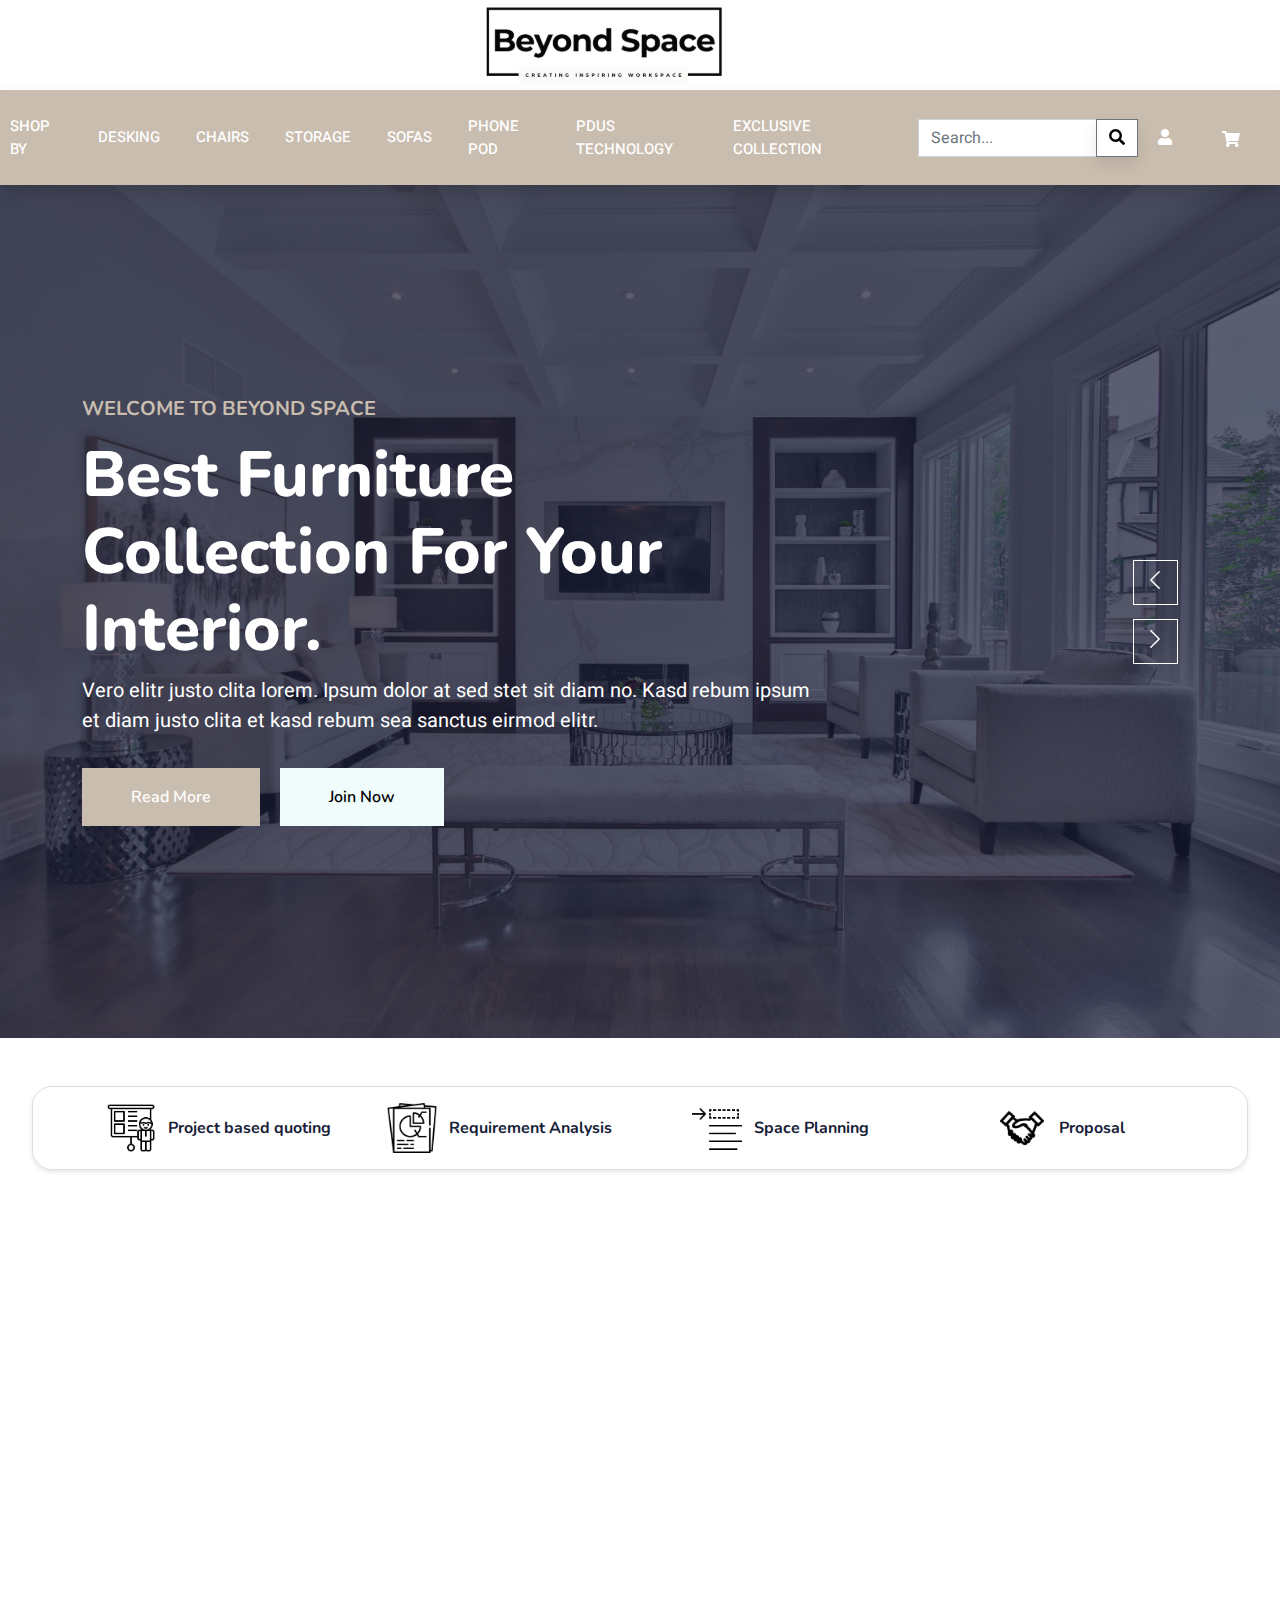
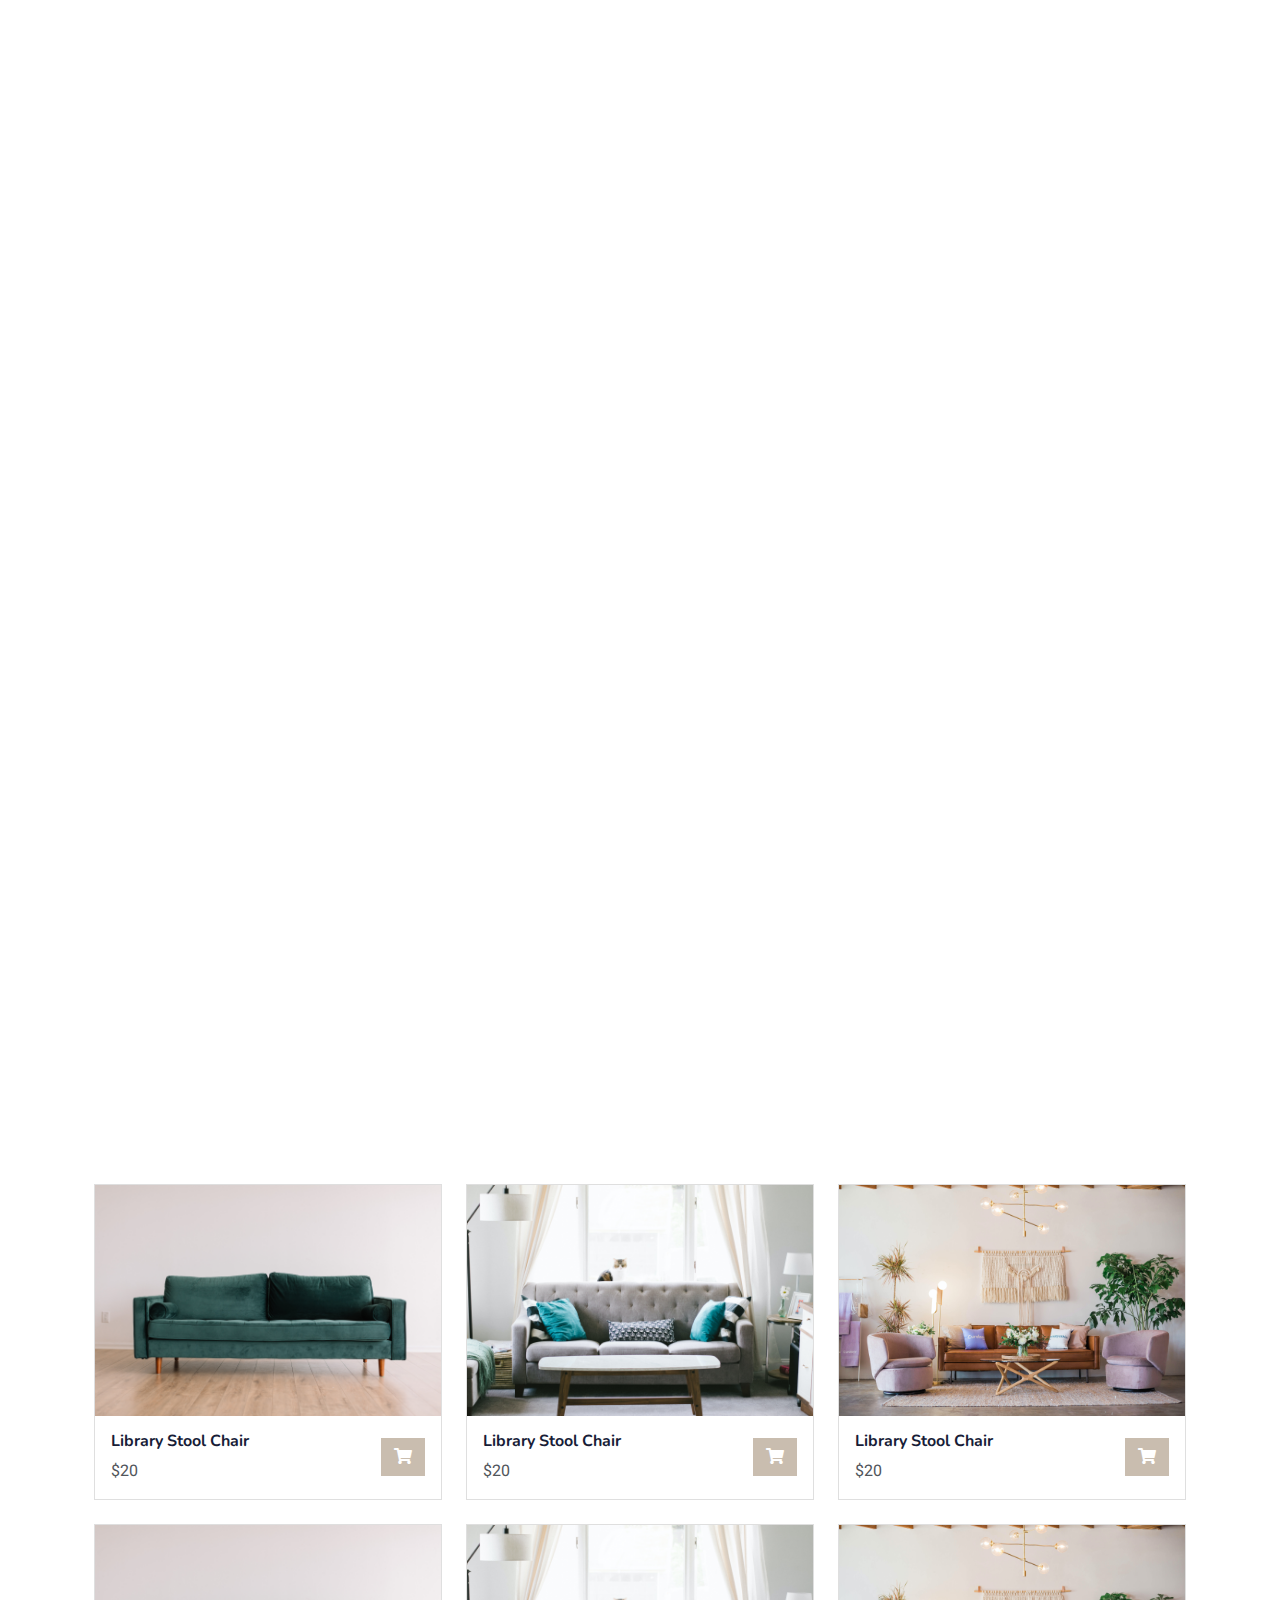
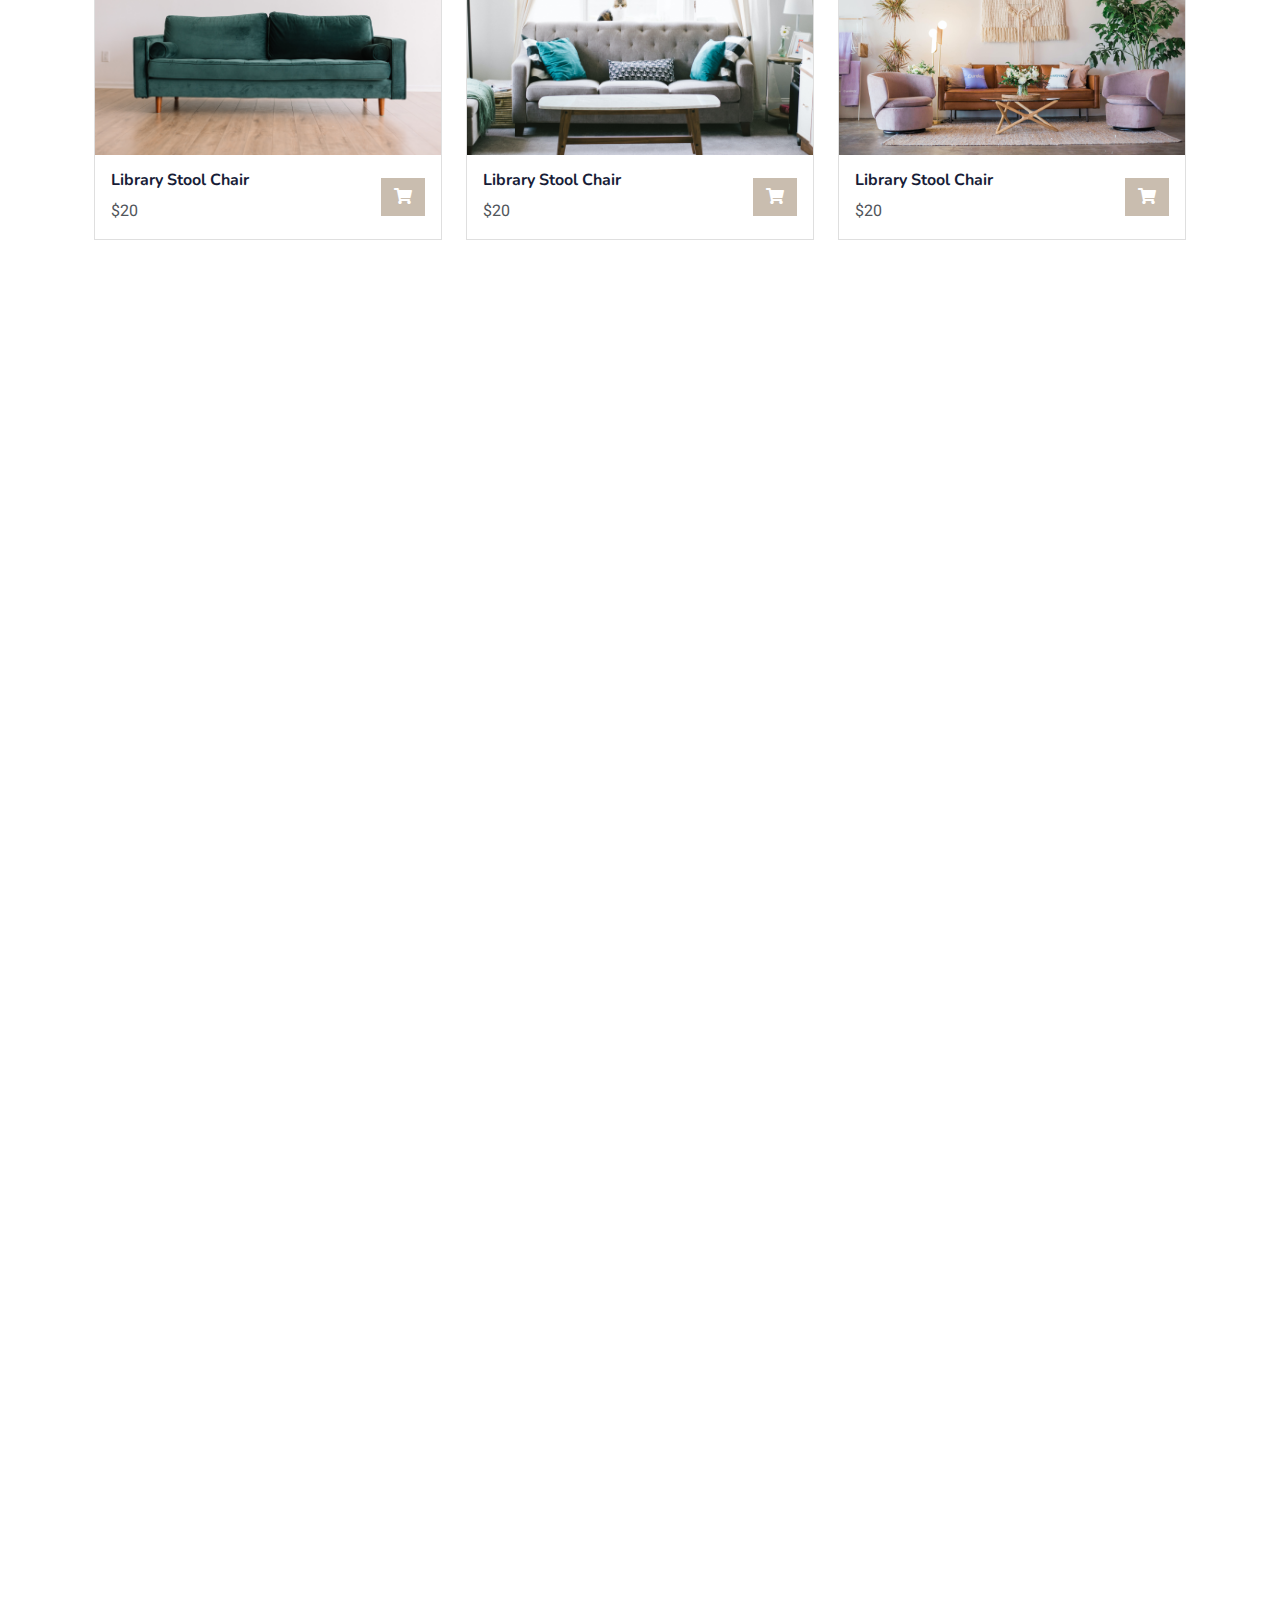
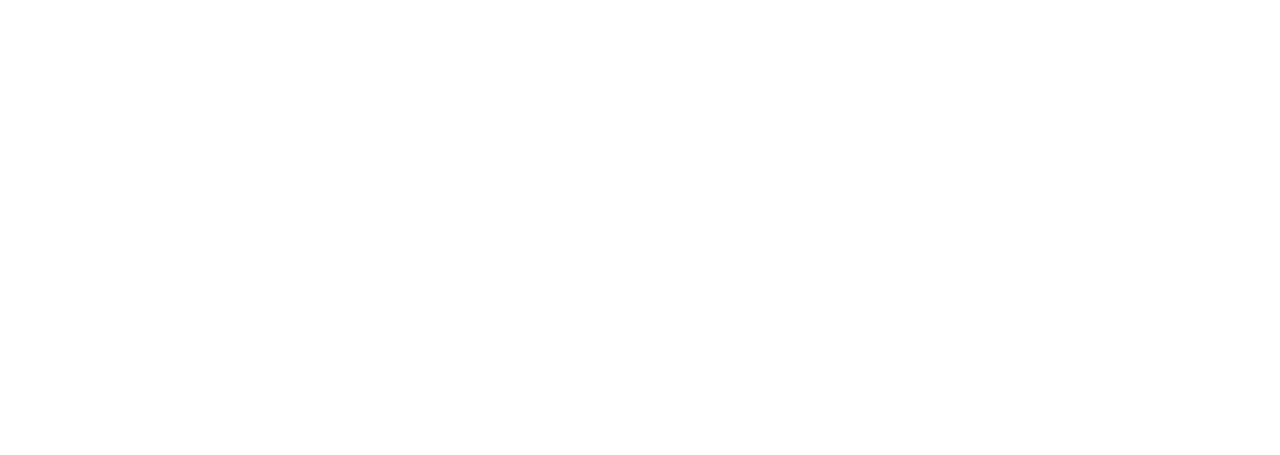
<file: index.html>
<!DOCTYPE html>
<html lang="en">
    <head>
        <meta charset="utf-8">
        <title>Beyond Space</title>
        <meta content="width=device-width, initial-scale=1.0" name="viewport">
        <meta content="" name="keywords">
        <meta content="" name="description">
        <!-- Favicon -->
        <link href="img/favicon.ico" rel="icon">
        <!-- Google Web Fonts -->
        <link rel="preconnect" href="https://fonts.googleapis.com">
        <link rel="preconnect" href="https://fonts.gstatic.com" crossorigin>
        <link href="https://fonts.googleapis.com/css2?family=Heebo:wght@400;500;600&family=Nunito:wght@600;700;800&display=swap" rel="stylesheet">
        <!-- Icon Font Stylesheet -->
        <link href="https://cdnjs.cloudflare.com/ajax/libs/font-awesome/5.10.0/css/all.min.css" rel="stylesheet">
        <link href="https://cdn.jsdelivr.net/npm/bootstrap-icons@1.4.1/font/bootstrap-icons.css" rel="stylesheet">
        <!-- Libraries Stylesheet -->
        <link href="lib/animate/animate.min.css" rel="stylesheet">
        <link href="lib/owlcarousel/assets/owl.carousel.min.css" rel="stylesheet">
        <!-- Customized Bootstrap Stylesheet -->
        <link
            href="https://cdn.jsdelivr.net/npm/bootstrap@5.3.0-alpha2/dist/css/bootstrap.min.css"
            rel="stylesheet"
            integrity="sha384-aFq/bzH65dt+w6FI2ooMVUpc+21e0SRygnTpmBvdBgSdnuTN7QbdgL+OapgHtvPp"
            crossorigin="anonymous"
        >
        <link href="css/bootstrap.min.css" rel="stylesheet">
        <!-- Template Stylesheet -->
        <link href="css/style.css" rel="stylesheet">
        <script src="https://code.jquery.com/jquery-3.5.1.js"></script>
        <script src="https://cdnjs.cloudflare.com/ajax/libs/OwlCarousel2/2.3.4/owl.carousel.min.js"></script>
        <link rel="stylesheet" href="https://cdnjs.cloudflare.com/ajax/libs/OwlCarousel2/2.3.4/assets/owl.carousel.min.css">
        <style>
            .navbar-nav .nav-link:not(:last-child) {
  margin-right: 10rem;
}
.navbar-nav {
  display: flex;
  justify-content: space-between;
  align-items: center;
  padding: 0;
  margin: 0;
  list-style: none;
}

.nav-item {
  margin: 0 10px;
}

.w-80 {
        width: 95%;
        margin: auto;
    }

    button {
 font-size: 16px;
 position: relative;
 margin: auto;
 padding: 1em 2.5em 1em 2.5em;
 border: none;
 background: #fff;
 transition: all 0.1s linear;
 box-shadow: 0 0.4em 1em rgba(0, 0, 0, 0.1);
}

button:active {
 transform: scale(0.95);
}

button span {
 color: #464646;
}

button .border {
 position: absolute;
 border: 0.15em solid #fff;
 transition: all 0.3s 0.08s linear;
 top: 50%;
 left: 50%;
 width: 9em;
 height: 3em;
 transform: translate(-50%, -50%);
}

button:hover .border {
 display: block;
 width: 9.9em;
 height: 3.7em;
}

.full-rounded {
 border-radius: 2em;
}
.rounded-button {
  border-radius: 20px;
  background-color: #fff;
  color: #000;
  padding: 10px 20px;
  border: none;
  font-size: 16px;
}

/* DROPDOWN  */
.dropdown-menu {
  border-radius: 10px;
  box-shadow: 0px 2px 5px rgba(0, 0, 0, 0.3);
  padding: 10px;
}

.dropdown-item {
  color: #333;
}

.dropdown-item:hover {
  color: #fff;
  background-color: #007bff;
}
        </style>
    </head>
    <body>
        <!-- Spinner Start -->
        <div id="spinner" class="show bg-white position-fixed translate-middle w-100 vh-100 top-50 start-50 d-flex align-items-center justify-content-center">
            <div class="spinner-border text-primary" style="width: 3rem; height: 3rem;" role="status">
                <span class="sr-only">Loading...</span>
            </div>
        </div>
        <!-- Spinner End -->
        <!-- Navbar bar 1 row style -->
        <a href="index.html" class="navbar-brand d-flex align-items-center justify-content-center px-4 px-lg-5">
            <h2 class="m-0 text-primary">
                <!-- Beyond Space -->
                <!-- <img src="/Document_files/bs_logo.svg" alt="" srcset=""> -->
                <svg width="300" height="80">
                    <image xlink:href="bs_logo.svg"/>
                </svg>
            </h2>
        </a>
        <nav class="navbar navbar-expand-lg bg-white navbar-light shadow sticky-top p-0" style="background-color: #c9bdaf;">
            <button
                type="button"
                class="navbar-toggler me-4"
                data-bs-toggle="collapse"
                data-bs-target="#navbarCollapse"
            >
                <span class="navbar-toggler-icon"></span>
            </button>
            <!-- <a href="contact.html" class="btn btn-primary py-4 px-lg-5 ms-auto d-none d-lg-block me-auto" style="width: 220px;">
                <i class="fas fa-phone-alt"></i>
            </a> -->
            <div class="collapse navbar-collapse" id="navbarCollapse" style="background-color: #c9bdaf;">
                <div class="navbar-nav mx-auto p-4 p-lg-0 d-flex justify-content-start">
                    <div class="nav-item dropdown flex-grow-1">
                        <a href="#" class=" nav-link me-3" data-bs-toggle="dropdown">Shop By</a>
                        <div class="dropdown-menu fade-down m-0">
                            <a href="#" class="dropdown-item">Lounge Seating</a>
                            <a href="#" class="dropdown-item">Collaborative workspace</a>
                            <a href="#" class="dropdown-item">Open area workspace</a>
                            <a href="#" class="dropdown-item">Manager room</a>
                            <a href="#" class="dropdown-item">Meeting room</a>
                            <a href="#" class="dropdown-item">Acoustic pods</a>
                        </div>
                    </div>
                    <div class="nav-item dropdown flex-grow-1">
                        <a href="#" class="nav-link me-3" data-bs-toggle="dropdown">Desking</a>
                        <div class="dropdown-menu fade-down m-0">
                            <a href="#" class="dropdown-item">Executive desks</a>
                            <a href="#" class="dropdown-item">Manager desks</a>
                            <a href="#" class="dropdown-item">Workstations</a>
                            <a href="#" class="dropdown-item">Height Adjustable desk</a>
                            <a href="#" class="dropdown-item">Meeting table</a>
                            <a href="#" class="dropdown-item">Training table</a>
                            <a href="#" class="dropdown-item">Coffee table</a>
                        </div>
                    </div>
                    <div class="nav-item dropdown flex-grow-1">
                        <a href="#" class="nav-link me-3" data-bs-toggle="dropdown">Chairs</a>
                        <div class="dropdown-menu fade-down m-0">
                            <a href="#" class="dropdown-item">Executive chairs</a>
                            <a href="#" class="dropdown-item">Visitor chairs</a>
                            <a href="#" class="dropdown-item">Ergonomic office chairs</a>
                            <a href="#" class="dropdown-item">Task chairs workstation</a>
                            <a href="#" class="dropdown-item">Meeting chairs</a>
                            <a href="#" class="dropdown-item">Armchairs</a>
                            <a href="#" class="dropdown-item">Bar stools</a>
                            <a href="#" class="dropdown-item">Dining chairs</a>
                        </div>
                    </div>
                    <div class="nav-item dropdown flex-grow-1">
                        <a href="#" class="nav-link me-3" data-bs-toggle="dropdown">Storage</a>
                        <div class="dropdown-menu fade-down m-0">
                            <a href="#" class="dropdown-item">Low console cabinet</a>
                            <a href="#" class="dropdown-item">Cabinets</a>
                            <a href="#" class="dropdown-item">Biohphilic cabinets</a>
                            <a href="#" class="dropdown-item">pedestals Drawer</a>
                        </div>
                    </div>
                    <div class="nav-item dropdown flex-grow-1">
                        <a href="#" class="nav-link me-3" data-bs-toggle="dropdown">Sofas</a>
                        <div class="dropdown-menu fade-down m-0">
                            <a href="#" class="dropdown-item">Three seater</a>
                            <a href="#" class="dropdown-item">Two seater</a>
                            <a href="#" class="dropdown-item">Single seater</a>
                            <a href="#" class="dropdown-item">Lounge arm chair</a>
                            <a href="#" class="dropdown-item">Acoustic seatings</a>
                            <a href="#" class="dropdown-item">Poufs</a>
                            <a href="#" class="dropdown-item">Poufs</a>
                            <a href="#" class="dropdown-item">Modular seating</a>
                            <a href="#" class="dropdown-item">Exclusive collection</a>
                        </div>
                    </div>
                    <div class="nav-item dropdown flex-grow-1">
                        <a href="#" class="nav-link me-3" data-bs-toggle="dropdown">Phone Pod</a>
                        <div class="dropdown-menu fade-down m-0">
                            <a href="#" class="dropdown-item">Single Pod</a>
                            <a href="#" class="dropdown-item">Double Pod</a>
                            <a href="#" class="dropdown-item">Meating Pod</a>
                        </div>
                    </div>
                    <div class="nav-item dropdown flex-grow-1">
                        <a href="#" class="nav-link me-3" data-bs-toggle="dropdown">PDUS Technology</a>
                        <div class="dropdown-menu fade-down m-0">
                            <a href="#" class="dropdown-item">PDU</a>
                            <a href="#" class="dropdown-item">Wireless charger</a>
                            <a href="#" class="dropdown-item">Flipper</a>
                            <a href="#" class="dropdown-item">Cable tray</a>
                            <a href="#" class="dropdown-item">Cable riser</a>
                        </div>
                    </div>
                    <div class="nav-item dropdown flex-grow-1">
                        <a href="#" class="nav-link me-3" data-bs-toggle="dropdown">Exclusive Collection</a>
                        <div class="dropdown-menu fade-down m-0">
                            <a href="#" class="dropdown-item">Workstation</a>
                            <a href="#" class="dropdown-item">Manager desk</a>
                            <a href="#" class="dropdown-item">Soft seatings</a>
                        </div>
                    </div>
                    <div class="nav-item dropdown flex-grow-1">
                        <div class="input-group">
                            <input type="text" class="form-control" placeholder="Search...">
                            <div class="input-group-append">
                                <button class="btn btn-secondary" type="button" style="background-color: #ffffff;">
                                    <i class="fas fa-search" style="font-size: 1rem; height: 20px; color: #000;"></i>
                                </button>
                            </div>
                        </div>
                    </div>
                    <div class="nav-item dropdown flex-grow-1">
                        <!-- <i class="fa fa-search" style="margin-right: 30px;"></i> -->
                        <i class="fas fa-user white-icon" style="margin-right: 30px; color: #ffffff;"></i>
                    </div>
                    <div class="nav-item dropdown flex-grow-1 pt-1">
                        <i class="fas fa-shopping-cart" style="margin-right: 30px; color: #ffffff;"></i>
                    </div>
                    <!-- <a href="about.html" class="nav-item nav-link me-3">Collective</a>
                    <a href="courses.html" class="nav-item nav-link me-3">Designers</a>
                    <a href="courses.html" class="nav-item nav-link me-3">About Us</a>
                    <a href="courses.html" class="nav-item nav-link">Contact</a> -->
                </div>
                <!-- <div class="nav-item dropdown">
                    <a href="#" class="nav-link dropdown-toggle" data-bs-toggle="dropdown">Shop By</a>
                    <div class="dropdown-menu fade-down m-0">
                        <a href="team.html" class="dropdown-item">Lounge Seating</a>
                        <a href="testimonial.html" class="dropdown-item">collaborative Workspace</a>
                        <a href="404.html" class="dropdown-item">404 Page</a>
                    </div>
                </div> -->
                <!-- <a href="" class="btn btn-primary py-4 px-lg-5 ms-4 d-none d-lg-block" style="width: 220px;">
                    <i class="fa fa-search" style="margin-right: 30px;"></i>
                    <i class="fas fa-user" style="margin-right: 30px;"></i>
                    <i class="fas fa-shopping-cart"></i>
                </a> -->
                <!-- <i class="fa fa-arrow-right ms-3"></i> -->
            </div>
        </nav>
        <!-- Navbar 1 End -->
        <!-- NAVBAR 2 ROW STYLE -->
        <!-- <nav class="navbar navbar-expand-lg bg-white navbar-light shadow sticky-top p-0" style="background-color: #c9bdaf;">
            <div class="d-flex flex-column align-items-center text-center w-100">
                <a href="index.html" class="navbar-brand d-flex align-items-center px-4 px-lg-5">
                    <h2 class="m-0 text-primary">
                        Beyond Space
                    </h2>
                </a>
                <button
                    type="button"
                    class="navbar-toggler me-4"
                    data-bs-toggle="collapse"
                    data-bs-target="#navbarCollapse"
                >
                    <span class="navbar-toggler-icon"></span>
                </button>
                <div class="collapse navbar-collapse" id="navbarCollapse">
                    <div class="navbar-nav ms-auto p-4 p-lg-0 d-flex justify-content-end flex-grow-1">
                        <a href="index.html" class="nav-item nav-link active">Home</a>
                        <a href="about.html" class="nav-item nav-link">About</a>
                        <a href="courses.html" class="nav-item nav-link">Courses</a>
                        <div class="nav-item dropdown">
                            <a href="#" class="nav-link dropdown-toggle" data-bs-toggle="dropdown">Pages</a>
                            <div class="dropdown-menu fade-down m-0">
                                <a href="team.html" class="dropdown-item">Our Team</a>
                                <a href="testimonial.html" class="dropdown-item">Testimonial</a>
                                <a href="404.html" class="dropdown-item">404 Page</a>
                            </div>
                        </div>
                        <a href="contact.html" class="nav-item nav-link">Contact</a>
                    </div>
                    <a href="" class="btn btn-primary py-4 px-lg-5 d-none d-lg-block">
                        Join Now
                        <i class="fa fa-arrow-right ms-3"></i>
                    </a>
                </div>
            </div>
        </nav> -->
        <!-- NAVBAR 2 END  -->
        <!-- Carousel Start -->
        <div class="container-fluid p-0 mb-5">
            <div class="owl-carousel header-carousel position-relative">
                <div class="owl-carousel-item position-relative">
                    <img class="img-fluid" src="c1.jpg" alt="">
                    <div class="position-absolute top-0 start-0 w-100 h-100 d-flex align-items-center" style="background: rgba(24, 29, 56, .7);">
                        <div class="container">
                            <div class="row justify-content-start">
                                <div class="col-sm-10 col-lg-8">
                                    <h5 class="text-primary text-uppercase mb-3 animated slideInDown">Welcome to Beyond Space</h5>
                                    <h1 class="display-3 text-white animated slideInDown">Best Furniture Collection For Your Interior.</h1>
                                    <p class="fs-5 text-white mb-4 pb-2">Vero elitr justo clita lorem. Ipsum dolor at sed stet sit diam no. Kasd rebum ipsum et diam justo clita et kasd rebum sea sanctus eirmod elitr.</p>
                                    <a href="" class="btn btn-primary py-md-3 px-md-5 me-3 animated slideInLeft">Read More</a>
                                    <a href="" class="btn btn-light py-md-3 px-md-5 animated slideInRight">Join Now</a>
                                </div>
                            </div>
                        </div>
                    </div>
                </div>
                <div class="owl-carousel-item position-relative">
                    <img class="img-fluid" src="c2.jpg" alt="">
                    <div class="position-absolute top-0 start-0 w-100 h-100 d-flex align-items-center" style="background: rgba(24, 29, 56, .7);">
                        <div class="container">
                            <div class="row justify-content-start">
                                <div class="col-sm-10 col-lg-8">
                                    <h5 class="text-primary text-uppercase mb-3 animated slideInDown">Welcome to Beyond Space</h5>
                                    <h1 class="display-3 text-white animated slideInDown">Best Furniture Collection For Your Interior.</h1>
                                    <p class="fs-5 text-white mb-4 pb-2">Vero elitr justo clita lorem. Ipsum dolor at sed stet sit diam no. Kasd rebum ipsum et diam justo clita et kasd rebum sea sanctus eirmod elitr.</p>
                                    <a href="" class="btn btn-primary py-md-3 px-md-5 me-3 animated slideInLeft">Read More</a>
                                    <a href="" class="btn btn-light py-md-3 px-md-5 animated slideInRight">Join Now</a>
                                </div>
                            </div>
                        </div>
                    </div>
                </div>
            </div>
        </div>
        <!-- Carousel End -->
        <div class="card w-80 border-0">
            <div class="card-body" style="border: 1px solid #ddd;
            border-radius: 20px;
           box-shadow: 0 2px 4px rgba(0, 0, 0, 0.1);">
                <section class="compony">
                    <div class="container w-80">
                        <div class="row">
                            <div class="col-lg-3 text-center">
                                <div class="icon-box d-inline-block">
                                    <img
                                        src="project.png"
                                        class="box"
                                        alt=""
                                        width="50px"
                                    >
                                </div>
                                <div class="icon-content d-inline-block ms-2">
                                    <h6>Project based quoting</h6>
                                </div>
                            </div>
                            <div class="col-lg-3 text-center">
                                <div class="icon-box d-inline-block">
                                    <img
                                        src="requirement.png"
                                        class="truck"
                                        alt=""
                                        width="50px"
                                    >
                                </div>
                                <div class="icon-content d-inline-block ms-2">
                                    <h6>Requirement Analysis</h6>
                                </div>
                            </div>
                            <div class="col-lg-3 text-center">
                                <div class="icon-box d-inline-block">
                                    <img
                                        src="space.png"
                                        class="twenty"
                                        alt=""
                                        width="50px"
                                    >
                                </div>
                                <div class="icon-content d-inline-block ms-2">
                                    <h6>Space Planning</h6>
                                </div>
                            </div>
                            <div class="col-lg-3 text-center">
                                <div class="icon-box d-inline-block">
                                    <img
                                        src="proposal.png"
                                        class="sheild"
                                        alt=""
                                        width="50px"
                                    >
                                </div>
                                <div class="icon-content d-inline-block ms-2">
                                    <h6>Proposal</h6>
                                </div>
                            </div>
                        </div>
                    </div>
                </section>
            </div>
        </div>
        <!-- <section class="company" style="margin-top: 80px;margin-bottom: 80px;">
            <div class="container">
                <div class="row position-relative">
                    <div class="cards">
                        <div class="row">
                            <div class="col-sm-6 col-md-3 mb-4">
                                <div class="icon-box d-inline">
                                    <img src="./Document_files/box.svg" class="box" alt="">
                                </div>
                                <div class="icon-content d-inline-block ms-2">
                                    <h6>Discount</h6>
                                    <span>Every week new sales</span>
                                </div>
                            </div>
                            <div class="col-sm-6 col-md-3 mb-4">
                                <div class="icon-box d-inline">
                                    <img src="./Document_files/Group.svg" class="truck" alt="">
                                </div>
                                <div class="icon-content d-inline-block ms-2">
                                    <h6>Free Delivery</h6>
                                    <span>100% Free for all orders</span>
                                </div>
                            </div>
                            <div class="col-sm-6 col-md-3 mb-4">
                                <div class="icon-box d-inline">
                                    <img src="./Document_files/24-hours.svg" class="twenty" alt="">
                                </div>
                                <div class="icon-content d-inline-block ms-2">
                                    <h6>Great Support 24/7</h6>
                                    <span>We care your experiences</span>
                                </div>
                            </div>
                            <div class="col-sm-6 col-md-3 mb-4">
                                <div class="icon-box d-inline">
                                    <img src="./Document_files/shield.svg" class="sheild" alt="">
                                </div>
                                <div class="icon-content d-inline-block ms-2">
                                    <h6>Secure Payment</h6>
                                    <span>100% Secure Payment Method</span>
                                </div>
                            </div>
                        </div>
                    </div>
                </div>
            </div>
        </section> -->
        <!-- <div class="container-xxl py-5 category"> -->
        <!-- <div class="container"> -->
        <!-- CAROUSEL 1 START  -->
        <!-- <div style="margin-top: 5rem;"> -->
        <div class="container-fluid category p-0 mt-5">
            <div class="container-fluid p-0 m-0">
                <!-- <div class="container-fluid category py-5">
            <div class="container"> -->
                <div id="carouselExampleAutoplaying" class="carousel slide wow fadeInUp" data-bs-ride="carousel">
                    <div class="carousel-inner">
                        <div class="carousel-item active">
                            <div class="row">
                                <div class="col-lg-4 col-md-4 col-sm-12 mr-1 mb-1">
                                    <div class="card flex-grow-1">
                                        <img src="image1.jpg" class="card-img-top" alt="Placeholder image">
                                        <!-- <a href="#" class="btn btn-primary" style="position: absolute; bottom: 20px; left: 50%; transform: translateX(-50%);">
                                            Buy Now
                                        </a> -->
                                        <!-- <button class="full-rounded" style="position: absolute; bottom: 20px; left: 50%; transform: translateX(-50%); background-color: transparent;">
                                            <span style="color: #000000;">Shop TV Stands</span>
                                            <div class="border full-rounded" style="background-color: #ffffff;"></div>
                                        </button> -->
                                        <button class="rounded-button" style="position: absolute; bottom: 20px; left: 50%; transform: translateX(-50%);">
                                            <b>Shop TV Stands</b>
                                        </button>
                                    </div>
                                </div>
                                <div class="col-lg-4 col-md-4 col-sm-12 mr-1 mb-1">
                                    <div class="card flex-grow-1">
                                        <img src="image2.jpg" class="card-img-top" alt="Placeholder image">
                                        <button class="rounded-button" style="position: absolute; bottom: 20px; left: 50%; transform: translateX(-50%);">
                                            <b>Shop TV Stands</b>
                                        </button>
                                    </div>
                                </div>
                                <div class="col-lg-4 col-md-4 col-sm-12 mr-1 mb-1">
                                    <div class="card flex-grow-1">
                                        <img src="image3.jpg" class="card-img-top" alt="Placeholder image">
                                        <button class="rounded-button" style="position: absolute; bottom: 20px; left: 50%; transform: translateX(-50%);">
                                            <b>Shop TV Stands</b>
                                        </button>
                                    </div>
                                </div>
                                <!-- <div class="col-md-3">
                                    <div class="card border-0">
                                        <img
                                            class="card-img-top"
                                            src="image4.jpg"
                                            alt="Card image cap"
                                            style="height: 250px;"
                                        >
                                        <div class="card-body">
                                            <p class="card-text">Card 4</p>
                                        </div>
                                    </div>
                                </div> -->
                            </div>
                        </div>
                        <!-- <div class="carousel-item">
                            <div class="row">
                                <div class="col-md-3">
                                    <div class="card border-0">
                                        <img
                                            class="card-img-top"
                                            src="image1.jpg"
                                            alt="Card image cap"
                                            style="height: 250px;"
                                        >
                                        <div class="card-body">
                                            <p class="card-text">Card 5</p>
                                        </div>
                                    </div>
                                </div>
                                <div class="col-md-3">
                                    <div class="card border-0">
                                        <img
                                            class="card-img-top"
                                            src="image2.jpg"
                                            alt="Card image cap"
                                            style="height: 250px;"
                                        >
                                        <div class="card-body">
                                            <p class="card-text">Card 6</p>
                                        </div>
                                    </div>
                                </div>
                                <div class="col-md-3">
                                    <div class="card border-0">
                                        <img
                                            class="card-img-top"
                                            src="image3.jpg"
                                            alt="Card image cap"
                                            style="height: 250px;"
                                        >
                                        <div class="card-body">
                                            <p class="card-text">Card 7</p>
                                        </div>
                                    </div>
                                </div>
                                <div class="col-md-3">
                                    <div class="card border-0">
                                        <img
                                            class="card-img-top"
                                            src="image4.jpg"
                                            alt="Card image cap"
                                            style="height: 250px;"
                                        >
                                        <div class="card-body">
                                            <p class="card-text">Card 8</p>
                                        </div>
                                    </div>
                                </div>
                            </div>
                        </div> -->
                        <div class="carousel-item">
                            <div class="row">
                                <div class="col-lg-4 col-md-4 col-sm-12 mr-1 mb-1">
                                    <div class="card flex-grow-1">
                                        <img src="image2.jpg" class="card-img-top" alt="Placeholder image">
                                        <button class="rounded-button" style="position: absolute; bottom: 20px; left: 50%; transform: translateX(-50%);">
                                            <b>Shop TV Stands</b>
                                        </button>
                                    </div>
                                </div>
                                <div class="col-lg-4 col-md-4 col-sm-12 mr-1 mb-1">
                                    <div class="card flex-grow-1">
                                        <img src="image2.jpg" class="card-img-top" alt="Placeholder image">
                                        <button class="rounded-button" style="position: absolute; bottom: 20px; left: 50%; transform: translateX(-50%);">
                                            <b>Shop TV Stands</b>
                                        </button>
                                    </div>
                                </div>
                                <div class="col-lg-4 col-md-4 col-sm-12 mr-1 mb-1">
                                    <div class="card flex-grow-1">
                                        <img src="image2.jpg" class="card-img-top" alt="Placeholder image">
                                        <button class="rounded-button" style="position: absolute; bottom: 20px; left: 50%; transform: translateX(-50%);">
                                            <b>Shop TV Stands</b>
                                        </button>
                                    </div>
                                </div>
                            </div>
                        </div>
                    </div>
                    <button
                        class="carousel-control-prev"
                        type="button"
                        data-bs-target="#carouselExampleAutoplaying"
                        data-bs-slide="prev"
                        style="width: 5rem;"
                    >
                        <span class="carousel-control-prev-icon" aria-hidden="true"></span>
                        <span class="visually-hidden">Previous</span>
                    </button>
                    <button
                        class="carousel-control-next"
                        type="button"
                        data-bs-target="#carouselExampleAutoplaying"
                        data-bs-slide="next"
                        style="width: 5rem;"
                    >
                        <span class="carousel-control-next-icon" aria-hidden="true"></span>
                        <span class="visually-hidden">Next</span>
                    </button>
                </div>
                <div
                    id="carouselExampleAutoplaying1"
                    class="carousel slide wow fadeInUp"
                    data-bs-ride="carousel"
                    style="margin-top: 10px;"
                >
                    <div class="carousel-inner">
                        <div class="carousel-item active">
                            <div class="row">
                                <div class="col-lg-4 col-md-4 col-sm-12 mr-1 mb-1">
                                    <div class="card flex-grow-1">
                                        <img src="image1.jpg" class="card-img-top" alt="Placeholder image">
                                        <!-- <a href="#" class="btn btn-primary" style="position: absolute; bottom: 20px; left: 50%; transform: translateX(-50%);">
                                            Buy Now
                                        </a> -->
                                        <!-- <button class="full-rounded" style="position: absolute; bottom: 20px; left: 50%; transform: translateX(-50%); background-color: transparent;">
                                            <span style="color: #000000;">Shop TV Stands</span>
                                            <div class="border full-rounded" style="background-color: #ffffff;"></div>
                                        </button> -->
                                        <button class="rounded-button" style="position: absolute; bottom: 20px; left: 50%; transform: translateX(-50%);">
                                            <b>Shop TV Stands</b>
                                        </button>
                                    </div>
                                </div>
                                <div class="col-lg-4 col-md-4 col-sm-12 mr-1 mb-1">
                                    <div class="card flex-grow-1">
                                        <img src="image2.jpg" class="card-img-top" alt="Placeholder image">
                                        <button class="rounded-button" style="position: absolute; bottom: 20px; left: 50%; transform: translateX(-50%);">
                                            <b>Shop TV Stands</b>
                                        </button>
                                    </div>
                                </div>
                                <div class="col-lg-4 col-md-4 col-sm-12 mr-1 mb-1">
                                    <div class="card flex-grow-1">
                                        <img src="image3.jpg" class="card-img-top" alt="Placeholder image">
                                        <button class="rounded-button" style="position: absolute; bottom: 20px; left: 50%; transform: translateX(-50%);">
                                            <b>Shop TV Stands</b>
                                        </button>
                                    </div>
                                </div>
                            </div>
                        </div>
                        <div class="carousel-item">
                            <div class="row">
                                <div class="col-lg-4 col-md-4 col-sm-12 mr-1 mb-1">
                                    <div class="card flex-grow-1">
                                        <img src="image2.jpg" class="card-img-top" alt="Placeholder image">
                                        <button class="rounded-button" style="position: absolute; bottom: 20px; left: 50%; transform: translateX(-50%);">
                                            <b>Shop TV Stands</b>
                                        </button>
                                    </div>
                                </div>
                                <div class="col-lg-4 col-md-4 col-sm-12 mr-1 mb-1">
                                    <div class="card flex-grow-1">
                                        <img src="image2.jpg" class="card-img-top" alt="Placeholder image">
                                        <button class="rounded-button" style="position: absolute; bottom: 20px; left: 50%; transform: translateX(-50%);">
                                            <b>Shop TV Stands</b>
                                        </button>
                                    </div>
                                </div>
                                <div class="col-lg-4 col-md-4 col-sm-12 mr-1 mb-1">
                                    <div class="card flex-grow-1">
                                        <img src="image2.jpg" class="card-img-top" alt="Placeholder image">
                                        <button class="rounded-button" style="position: absolute; bottom: 20px; left: 50%; transform: translateX(-50%);">
                                            <b>Shop TV Stands</b>
                                        </button>
                                    </div>
                                </div>
                            </div>
                        </div>
                    </div>
                    <button
                        class="carousel-control-prev"
                        type="button"
                        data-bs-target="#carouselExampleAutoplaying1"
                        data-bs-slide="prev"
                        style="width: 5rem;"
                    >
                        <span class="carousel-control-prev-icon" aria-hidden="true"></span>
                        <span class="visually-hidden">Previous</span>
                    </button>
                    <button
                        class="carousel-control-next"
                        type="button"
                        data-bs-target="#carouselExampleAutoplaying1"
                        data-bs-slide="next"
                        style="width: 5rem;"
                    >
                        <span class="carousel-control-next-icon" aria-hidden="true"></span>
                        <span class="visually-hidden">Next</span>
                    </button>
                </div>
            </div>
        </div>
    </div>
    <!-- CAROUSEL 1 END  -->
    <!-- CATEGORY Start -->
    <div class="container-xxl py-5 category">
        <div class="container">
            <div class="text-center wow fadeInUp" data-wow-delay="0.1s">
                <h2 class=" bg-white text-center text-primary px-3">Project Based Quoting</h2>
                <h5 class="mb-5">We manufacture contemporary furniture for collaborative spaces.</h5>
            </div>
            <div class="row g-3">
                <div class="col-lg-7 col-md-6">
                    <div class="row g-3">
                        <div class="col-lg-12 col-md-12 wow zoomIn" data-wow-delay="0.1s">
                            <a class="position-relative d-block overflow-hidden" href="">
                                <img class="img-fluid" src="table.jpg" alt="">
                                <div class="bg-white text-center position-absolute bottom-0 end-0 py-2 px-3" style="margin: 1px;">
                                    <h5 class="m-0">Office Supplies</h5>
                                    <small class="text-primary">49 Products</small>
                                </div>
                            </a>
                        </div>
                        <div class="col-lg-6 col-md-12 wow zoomIn" data-wow-delay="0.3s">
                            <a class="position-relative d-block overflow-hidden" href="">
                                <img class="img-fluid" src="table1.jpg" alt="">
                                <div class="bg-white text-center position-absolute bottom-0 end-0 py-2 px-3" style="margin: 1px;">
                                    <h5 class="m-0">Home Supplies</h5>
                                    <small class="text-primary">49 Products</small>
                                </div>
                            </a>
                        </div>
                        <div class="col-lg-6 col-md-12 wow zoomIn" data-wow-delay="0.5s">
                            <a class="position-relative d-block overflow-hidden" href="">
                                <img class="img-fluid" src="closet.jpg" alt="">
                                <div class="bg-white text-center position-absolute bottom-0 end-0 py-2 px-3" style="margin: 1px;">
                                    <h5 class="m-0">Combos</h5>
                                    <small class="text-primary">49 Products</small>
                                </div>
                            </a>
                        </div>
                    </div>
                </div>
                <div class="col-lg-5 col-md-6 wow zoomIn" data-wow-delay="0.7s" style="min-height: 350px;">
                    <a class="position-relative d-block h-100 overflow-hidden" href="">
                        <img
                            class="img-fluid position-absolute w-100 h-100"
                            src="chair.jpg"
                            alt=""
                            style="object-fit: cover;"
                        >
                        <div class="bg-white text-center position-absolute bottom-0 end-0 py-2 px-3" style="margin:  1px;">
                            <h5 class="m-0">Chairs</h5>
                            <small class="text-primary">49 Products</small>
                        </div>
                    </a>
                </div>
            </div>
        </div>
    </div>
    <!-- PRODUCT CATEGORY END  -->
    <!-- RECENTLY ADDED Start -->
    <div class="container-xxl py-5 category">
        <div class="container">
            <div class="text-center wow fadeInUp" data-wow-delay="0.1s" style="margin-top: 30px;">
                <h2 class=" bg-white text-center text-primary px-3">Recently Added</h2>
                <h5 class="mb-5">We manufacture contemporary furniture for collaborative spaces.</h5>
            </div>
            <!-- <div id="carouselExampleAutoplaying" class="carousel slide wow fadeInUp" data-bs-ride="carousel">
        <div class="carousel-inner">
            <div class="carousel-item active">
                <div class="row" style="width: 100%">
                    <div class="col-md-3">
                        <div class="card border-0">
                            <img
                                class="card-img-top"
                                src="image1.jpg"
                                alt="Card image cap"
                                style="height: 250px;"
                            >
                            <div class="card-body">
                                <p class="card-text">Card 1</p>
                            </div>
                        </div>
                    </div>
                    <div class="col-md-3">
                        <div class="card border-0">
                            <img
                                class="card-img-top"
                                src="image2.jpg"
                                alt="Card image cap"
                                style="height: 250px;"
                            >
                            <div class="card-body">
                                <p class="card-text">Card 2</p>
                            </div>
                        </div>
                    </div>
                    <div class="col-md-3">
                        <div class="card border-0">
                            <img
                                class="card-img-top"
                                src="image3.jpg"
                                alt="Card image cap"
                                style="height: 250px;"
                            >
                            <div class="card-body">
                                <p class="card-text">Card 3</p>
                            </div>
                        </div>
                    </div>
                    <div class="col-md-3">
                        <div class="card border-0">
                            <img
                                class="card-img-top"
                                src="image4.jpg"
                                alt="Card image cap"
                                style="height: 250px;"
                            >
                            <div class="card-body">
                                <p class="card-text">Card 4</p>
                            </div>
                        </div>
                    </div>
                </div>
            </div>
            <div class="carousel-item">
                <div class="row">
                    <div class="col-md-3">
                        <div class="card border-0">
                            <img
                                class="card-img-top"
                                src="image1.jpg"
                                alt="Card image cap"
                                style="height: 250px;"
                            >
                            <div class="card-body">
                                <p class="card-text">Card 5</p>
                            </div>
                        </div>
                    </div>
                    <div class="col-md-3">
                        <div class="card border-0">
                            <img
                                class="card-img-top"
                                src="image2.jpg"
                                alt="Card image cap"
                                style="height: 250px;"
                            >
                            <div class="card-body">
                                <p class="card-text">Card 6</p>
                            </div>
                        </div>
                    </div>
                    <div class="col-md-3">
                        <div class="card border-0">
                            <img
                                class="card-img-top"
                                src="image3.jpg"
                                alt="Card image cap"
                                style="height: 250px;"
                            >
                            <div class="card-body">
                                <p class="card-text">Card 7</p>
                            </div>
                        </div>
                    </div>
                    <div class="col-md-3">
                        <div class="card border-0">
                            <img
                                class="card-img-top"
                                src="image4.jpg"
                                alt="Card image cap"
                                style="height: 250px;"
                            >
                            <div class="card-body">
                                <p class="card-text">Card 8</p>
                            </div>
                        </div>
                    </div>
                </div>
            </div>
        </div>
        <button
            class="carousel-control-prev"
            type="button"
            data-bs-target="#carouselExampleAutoplaying"
            data-bs-slide="prev"
        >
            <span class="carousel-control-prev-icon" aria-hidden="true"></span>
            <span class="visually-hidden">Previous</span>
        </button>
        <button
            class="carousel-control-next"
            type="button"
            data-bs-target="#carouselExampleAutoplaying"
            data-bs-slide="next"
        >
            <span class="carousel-control-next-icon" aria-hidden="true"></span>
            <span class="visually-hidden">Next</span>
        </button>
    </div> -->
            <div class="container">
                <div class="row">
                    <div class="col-sm-4 mb-4">
                        <div class="card">
                            <img src="image1.jpg" class="card-img-top" alt="Placeholder image">
                            <div class="card-body d-flex align-items-center">
                                <div class="flex-grow-1">
                                    <h6 class="card-title">Library Stool Chair</h6>
                                    <p class="card-text">$20</p>
                                </div>
                                <a href="#" class="btn btn-primary">
                                    <i class="fas fa-shopping-cart"></i>
                                </a>
                            </div>
                        </div>
                    </div>
                    <div class="col-sm-4 mb-4">
                        <div class="card">
                            <img src="image2.jpg" class="card-img-top" alt="Placeholder image">
                            <div class="card-body d-flex align-items-center">
                                <div class="flex-grow-1">
                                    <h6 class="card-title">Library Stool Chair</h6>
                                    <p class="card-text">$20</p>
                                </div>
                                <a href="#" class="btn btn-primary">
                                    <i class="fas fa-shopping-cart"></i>
                                </a>
                            </div>
                        </div>
                    </div>
                    <div class="col-sm-4 mb-4">
                        <div class="card">
                            <img src="image4.jpg" class="card-img-top" alt="Placeholder image">
                            <div class="card-body d-flex align-items-center">
                                <div class="flex-grow-1">
                                    <h6 class="card-title">Library Stool Chair</h6>
                                    <p class="card-text">$20</p>
                                </div>
                                <a href="#" class="btn btn-primary">
                                    <i class="fas fa-shopping-cart"></i>
                                </a>
                            </div>
                        </div>
                    </div>
                </div>
                <div class="row">
                    <div class="col-sm-4 mb-4">
                        <div class="card">
                            <img src="image1.jpg" class="card-img-top" alt="Placeholder image">
                            <div class="card-body d-flex align-items-center">
                                <div class="flex-grow-1">
                                    <h6 class="card-title">Library Stool Chair</h6>
                                    <p class="card-text">$20</p>
                                </div>
                                <a href="#" class="btn btn-primary">
                                    <i class="fas fa-shopping-cart"></i>
                                </a>
                            </div>
                        </div>
                    </div>
                    <div class="col-sm-4 mb-4">
                        <div class="card">
                            <img src="image2.jpg" class="card-img-top" alt="Placeholder image">
                            <div class="card-body d-flex align-items-center">
                                <div class="flex-grow-1">
                                    <h6 class="card-title">Library Stool Chair</h6>
                                    <p class="card-text">$20</p>
                                </div>
                                <a href="#" class="btn btn-primary">
                                    <i class="fas fa-shopping-cart"></i>
                                </a>
                            </div>
                        </div>
                    </div>
                    <div class="col-sm-4 mb-4">
                        <div class="card">
                            <img src="image4.jpg" class="card-img-top" alt="Placeholder image">
                            <div class="card-body d-flex align-items-center">
                                <div class="flex-grow-1">
                                    <h6 class="card-title">Library Stool Chair</h6>
                                    <p class="card-text">$20</p>
                                </div>
                                <a href="#" class="btn btn-primary">
                                    <i class="fas fa-shopping-cart"></i>
                                </a>
                            </div>
                        </div>
                    </div>
                </div>
            </div>
            <!-- RECENTLY ADDED END  -->
            <!-- PROJECTS Start -->
            <div class="text-center wow fadeInUp" data-wow-delay="0.1s" style="margin-top: 30px;">
                <h2 class=" bg-white text-center text-primary px-3">Expertise</h2>
                <h5 class="mb-5">Project Based Quoting</h5>
            </div>
            <div class="row g-3">
                <div class="col-lg-4 col-md-12 wow zoomIn" data-wow-delay="0.1s">
                    <a class="position-relative d-block overflow-hidden" href="">
                        <img class="img-fluid" src="table.jpg" alt="">
                        <div class="bg-white text-center position-absolute bottom-0 end-0 py-2 px-3" style="margin: 1px;">
                            <h5 class="m-0">Dining Room</h5>
                            <!-- <small class="text-primary">49 Products</small> -->
                        </div>
                    </a>
                </div>
                <div class="col-lg-4 col-md-12 wow zoomIn" data-wow-delay="0.3s">
                    <a class="position-relative d-block overflow-hidden" href="">
                        <img class="img-fluid" src="table1.jpg" alt="">
                        <div class="bg-white text-center position-absolute bottom-0 end-0 py-2 px-3" style="margin: 1px;">
                            <h5 class="m-0">Bedroom</h5>
                            <!-- <small class="text-primary">49 Products</small> -->
                        </div>
                    </a>
                </div>
                <div class="col-lg-4 col-md-12 wow zoomIn" data-wow-delay="0.5s">
                    <a class="position-relative d-block overflow-hidden" href="">
                        <img class="img-fluid" src="table1.jpg" alt="">
                        <div class="bg-white text-center position-absolute bottom-0 end-0 py-2 px-3" style="margin: 1px;">
                            <h5 class="m-0">Hallway</h5>
                            <!-- <small class="text-primary">49 Products</small> -->
                        </div>
                    </a>
                </div>
                <div class="col-lg-6 col-md-6 wow zoomIn" data-wow-delay="0.7s" style="min-height: 350px;">
                    <a class="position-relative d-block h-100 overflow-hidden" href="">
                        <img
                            class="img-fluid position-absolute w-100 h-100"
                            src="chair.jpg"
                            alt=""
                            style="object-fit: cover;"
                        >
                        <div class="bg-white text-center position-absolute bottom-0 end-0 py-2 px-3" style="margin:  1px;">
                            <h5 class="m-0">Chairs</h5>
                            <!-- <small class="text-primary">49 Products</small> -->
                        </div>
                    </a>
                </div>
                <div class="col-lg-6 col-md-6 wow zoomIn" data-wow-delay="0.7s" style="min-height: 350px;">
                    <a class="position-relative d-block h-100 overflow-hidden" href="">
                        <img
                            class="img-fluid position-absolute w-100 h-100"
                            src="chair.jpg"
                            alt=""
                            style="object-fit: cover;"
                        >
                        <div class="bg-white text-center position-absolute bottom-0 end-0 py-2 px-3" style="margin:  1px;">
                            <h5 class="m-0">Chairs</h5>
                            <!-- <small class="text-primary">49 Products</small> -->
                        </div>
                    </a>
                </div>
            </div>
            <!-- PROJECTS END  -->
            <!-- Testimonial Start -->
            <div class="container-xxl py-5 wow fadeInUp" data-wow-delay="0.1s" style="margin-top: 30px;">
                <div class="container">
                    <div class="text-center">
                        <h6 class=" bg-white text-center text-primary px-3">Testimonial</h6>
                        <h1 class="mb-5">Our Customers Say!</h1>
                    </div>
                    <div class="owl-carousel testimonial-carousel position-relative">
                        <div class="testimonial-item text-center">
                            <img class="border rounded-circle p-2 mx-auto mb-3" src="img/testimonial-1.jpg" style="width: 80px; height: 80px;">
                            <h5 class="mb-0">Client Name</h5>
                            <p>Profession</p>
                            <div class="testimonial-text bg-light text-center p-4">
                                <p class="mb-0">Tempor erat elitr rebum at clita. Diam dolor diam ipsum sit diam amet diam et eos. Clita erat ipsum et lorem et sit.</p>
                            </div>
                        </div>
                        <div class="testimonial-item text-center">
                            <img class="border rounded-circle p-2 mx-auto mb-3" src="img/testimonial-2.jpg" style="width: 80px; height: 80px;">
                            <h5 class="mb-0">Client Name</h5>
                            <p>Profession</p>
                            <div class="testimonial-text bg-light text-center p-4">
                                <p class="mb-0">Tempor erat elitr rebum at clita. Diam dolor diam ipsum sit diam amet diam et eos. Clita erat ipsum et lorem et sit.</p>
                            </div>
                        </div>
                        <div class="testimonial-item text-center">
                            <img class="border rounded-circle p-2 mx-auto mb-3" src="img/testimonial-3.jpg" style="width: 80px; height: 80px;">
                            <h5 class="mb-0">Client Name</h5>
                            <p>Profession</p>
                            <div class="testimonial-text bg-light text-center p-4">
                                <p class="mb-0">Tempor erat elitr rebum at clita. Diam dolor diam ipsum sit diam amet diam et eos. Clita erat ipsum et lorem et sit.</p>
                            </div>
                        </div>
                        <div class="testimonial-item text-center">
                            <img class="border rounded-circle p-2 mx-auto mb-3" src="img/testimonial-4.jpg" style="width: 80px; height: 80px;">
                            <h5 class="mb-0">Client Name</h5>
                            <p>Profession</p>
                            <div class="testimonial-text bg-light text-center p-4">
                                <p class="mb-0">Tempor erat elitr rebum at clita. Diam dolor diam ipsum sit diam amet diam et eos. Clita erat ipsum et lorem et sit.</p>
                            </div>
                        </div>
                    </div>
                </div>
            </div>
            <!-- Testimonial End -->
        </div>
    </div>
    <!-- Footer Start -->
    <div class="container-fluid bg-dark text-light footer pt-5 mt-5 wow fadeIn" data-wow-delay="0.1s">
        <div class="container py-5" style="width: 100%;">
            <div class="row g-5">
                <div class="col-lg-3 col-md-6">
                    <h4 class="text-white mb-3">Quick Link</h4>
                    <a class="btn btn-link" href="">About Us</a>
                    <a class="btn btn-link" href="">Contact Us</a>
                    <a class="btn btn-link" href="">Privacy Policy</a>
                    <a class="btn btn-link" href="">Terms & Condition</a>
                    <a class="btn btn-link" href="">FAQs & Help</a>
                </div>
                <div class="col-lg-3 col-md-6">
                    <h4 class="text-white mb-3">Contact</h4>
                    <p class="mb-2">
                        <i class="fa fa-map-marker-alt me-3"></i>
                        123 Street, New York, USA
                    </p>
                    <p class="mb-2">
                        <i class="fa fa-phone-alt me-3"></i>
                        +012 345 67890
                    </p>
                    <p class="mb-2">
                        <i class="fa fa-envelope me-3"></i>
                        info@example.com
                    </p>
                    <div class="d-flex pt-2">
                        <a class="btn btn-outline-light btn-social" href="">
                            <i class="fab fa-twitter"></i>
                        </a>
                        <a class="btn btn-outline-light btn-social" href="">
                            <i class="fab fa-facebook-f"></i>
                        </a>
                        <a class="btn btn-outline-light btn-social" href="">
                            <i class="fab fa-youtube"></i>
                        </a>
                        <a class="btn btn-outline-light btn-social" href="">
                            <i class="fab fa-linkedin-in"></i>
                        </a>
                    </div>
                </div>
                <div class="col-lg-3 col-md-6">
                    <h4 class="text-white mb-3">Newsletter</h4>
                    <p>Dolor amet sit justo amet elitr clita ipsum elitr est.</p>
                    <div class="position-relative mx-auto" style="max-width: 400px;">
                        <input class="form-control border-0 w-100 py-3 ps-4 pe-5" type="text" placeholder="Your email">
                        <button type="button" class="btn btn-primary py-2 position-absolute top-0 end-0 mt-2 me-2">SignUp</button>
                    </div>
                </div>
            </div>
        </div>
        <div class="container">
            <div class="copyright">
                <div class="row">
                    <div class="col-md-6 text-center text-md-start mb-3 mb-md-0">
                        &copy;
                        <a class="border-bottom" href="#">Beyond Space</a>
                        , All Right Reserved.
                    </div>
                    <div class="col-md-6 text-center text-md-end">
                        <div class="footer-menu">
                            <a href="">Home</a>
                            <a href="">Cookies</a>
                            <a href="">Help</a>
                            <a href="">FQAs</a>
                        </div>
                    </div>
                </div>
            </div>
            <!-- </div>
            </div> -->
            <!-- Footer End -->
            <!-- Back to Top -->
            <button href="#" class="btn btn-lg btn-primary btn-lg-square back-to-top">
                <i class="bi bi-arrow-up"></i>
            </button>
            <!-- JavaScript Libraries -->
            <script src="https://code.jquery.com/jquery-3.4.1.min.js"></script>
            <script src="https://cdn.jsdelivr.net/npm/bootstrap@5.0.0/dist/js/bootstrap.bundle.min.js"></script>
            <script src="lib/wow/wow.min.js"></script>
            <script src="lib/easing/easing.min.js"></script>
            <script src="lib/waypoints/waypoints.min.js"></script>
            <script src="lib/owlcarousel/owl.carousel.min.js"></script>
            <!-- Template Javascript -->
            <script src="js/main.js"></script>
            <script>
            $(document).ready(function() {
        $(".owl-carousel").owlCarousel({
            loop: true,
            margin: 10,
            nav: true,
            dots: false,
            autoplay: true,
            autoplayTimeout: 2000,
            autoplayHoverPause: true,
            autoplaySpeed: 1000,
            responsive: {
                0: {
                    items: 1
                },
                600: {
                    items: 2
                },
                1000: {
                    items: 3
                }
            }
        });
    });
            </script>
            <script>
            $(document).ready(function() {
    var scrollDuration = 500; // set scroll duration to 500 milliseconds
    $('.back-to-top').click(function() {
        $('html, body').animate({scrollTop: 0}, scrollDuration);
        return false;
    });
});
            </script>
        </body>
    </html>
</file>
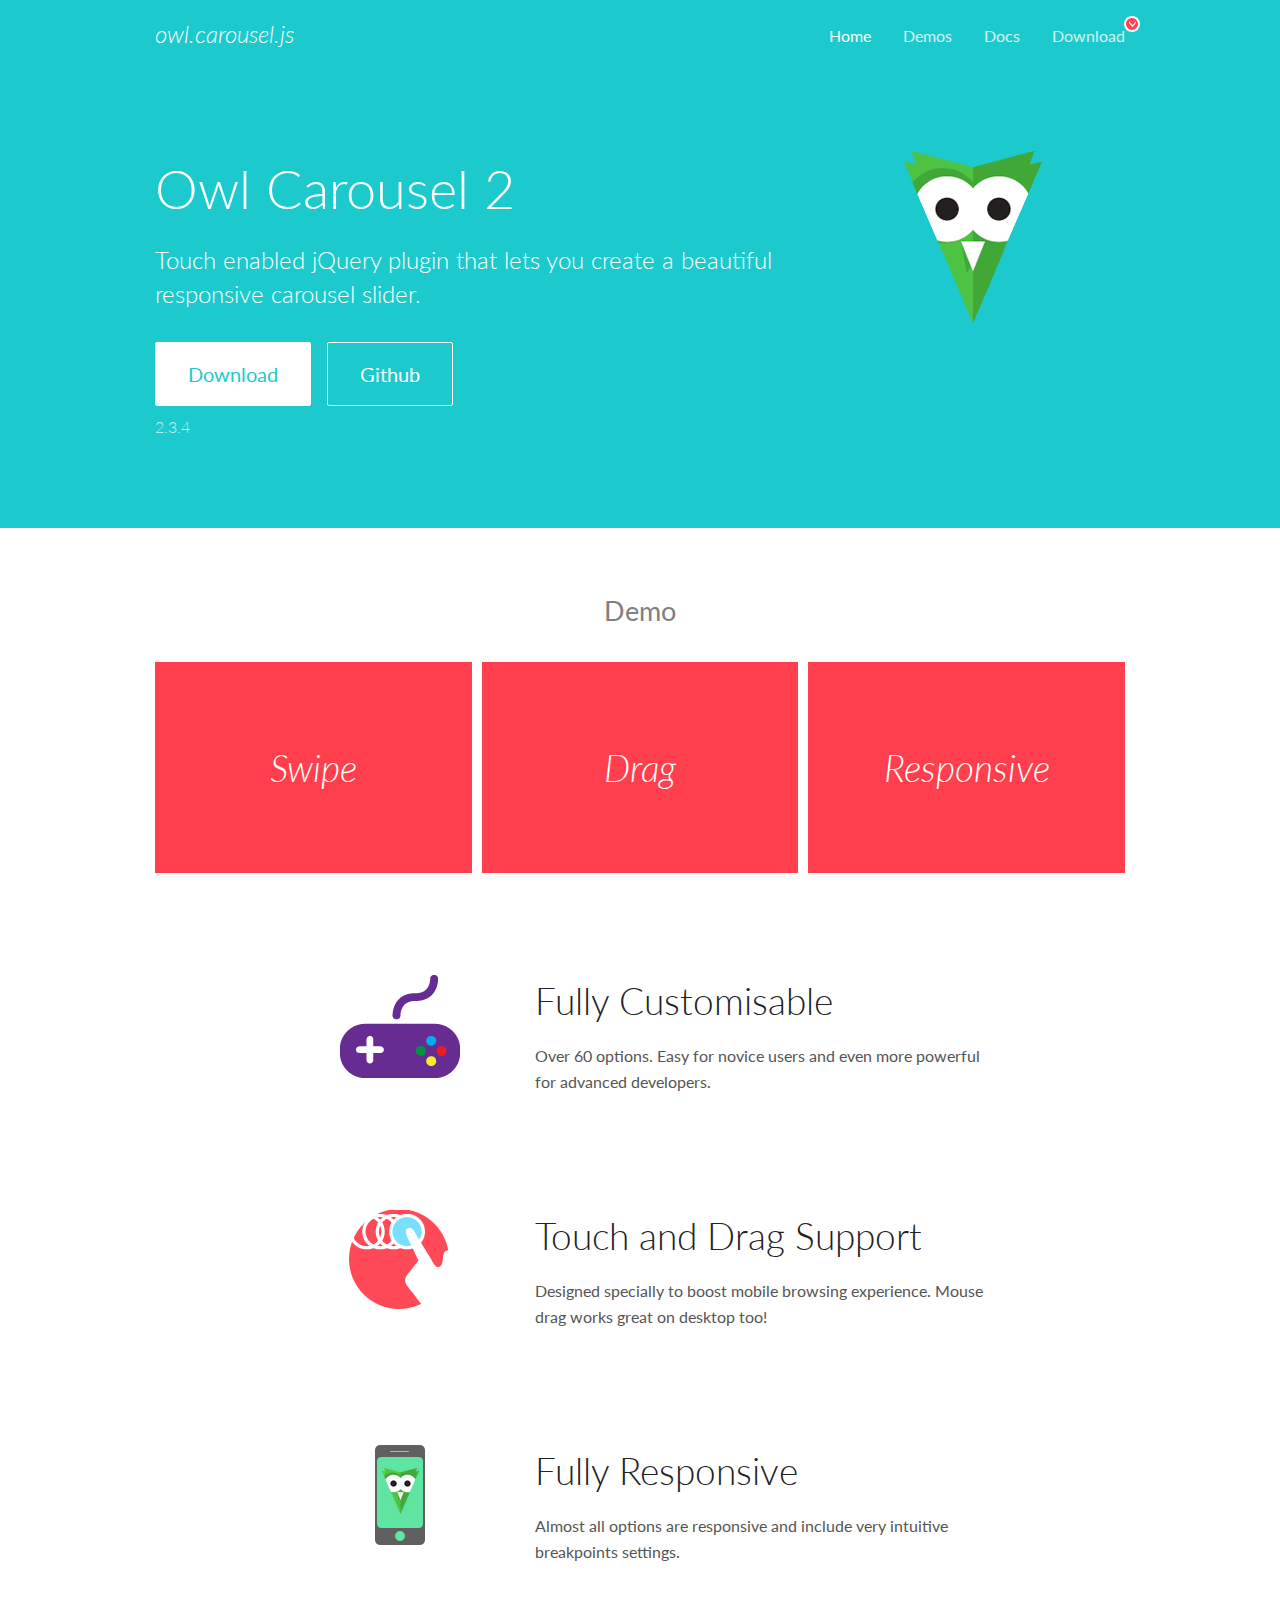
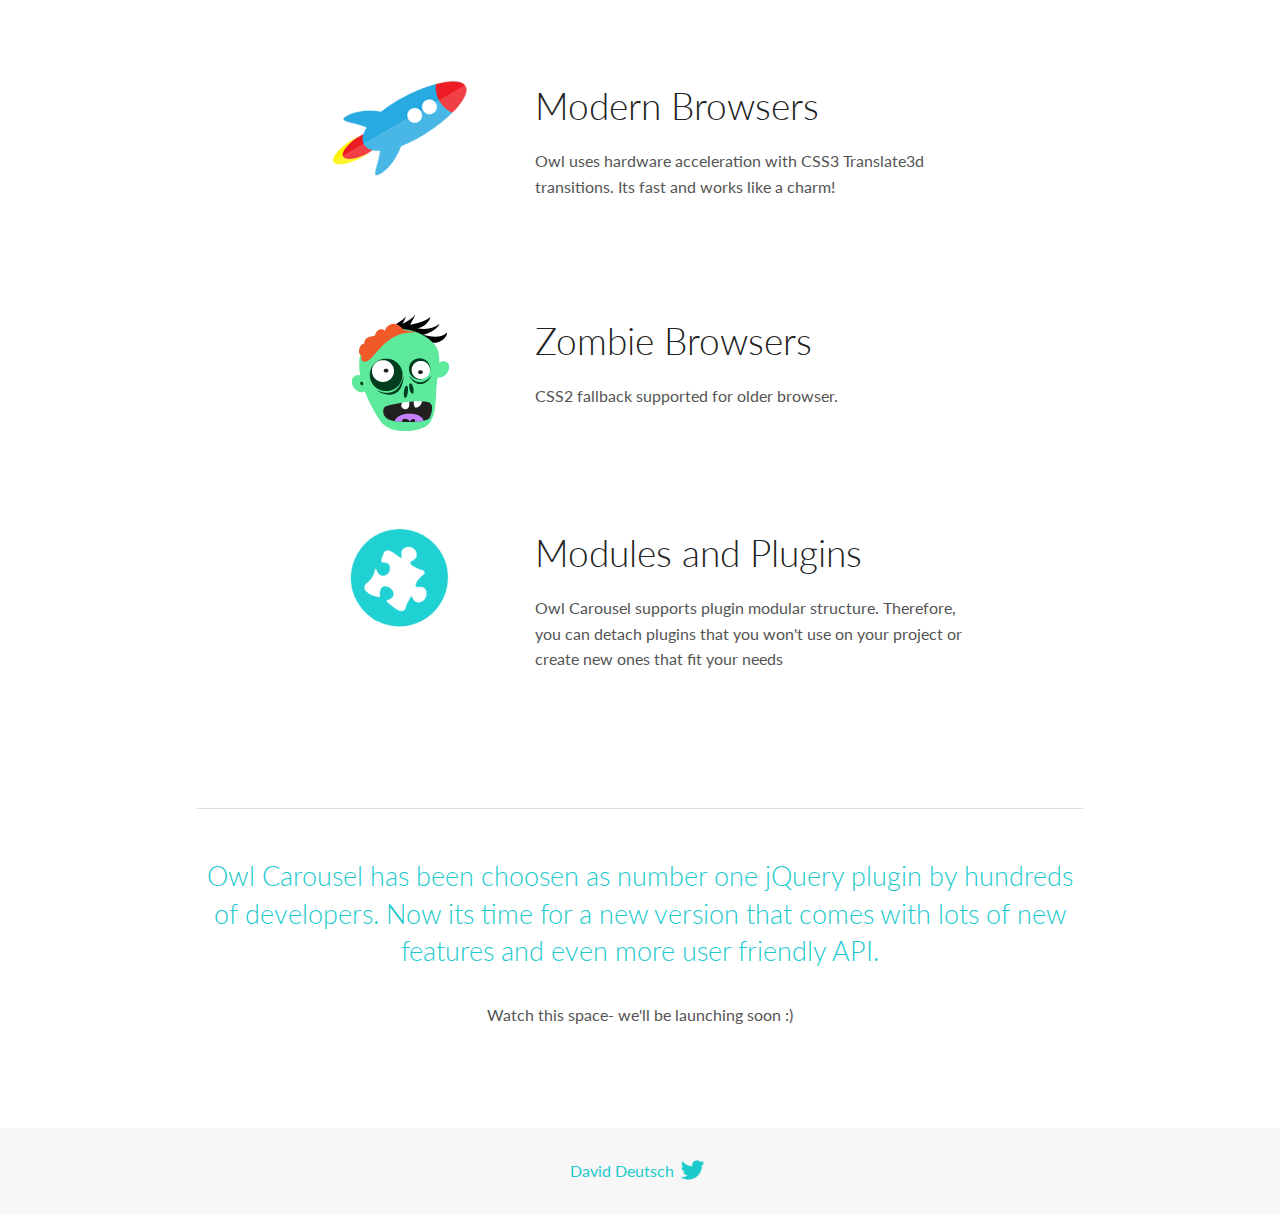
<file: OwlCarousel2-2.3.4/OwlCarousel2-2.3.4/docs/index.html>
<!DOCTYPE html>
<html lang="en">
  <head>

    <!-- head -->
    <meta charset="utf-8">
    <meta name="msapplication-tap-highlight" content="no" />
    <meta name="viewport" content="width=device-width, initial-scale=1.0" />
    <meta name="description" content="Touch enabled jQuery plugin that lets you create beautiful responsive carousel slider.">
    <meta name="author" content="David Deutsch">
    <title>
      Home | Owl Carousel | 2.3.4
    </title>

    <!-- Stylesheets -->
    <link href='https://fonts.googleapis.com/css?family=Lato:300,400,700,400italic,300italic' rel='stylesheet' type='text/css'>
    <link rel="stylesheet" href="assets/css/docs.theme.min.css">

    <!-- Owl Stylesheets -->
    <link rel="stylesheet" href="assets/owlcarousel/assets/owl.carousel.min.css">
    <link rel="stylesheet" href="assets/owlcarousel/assets/owl.theme.default.min.css">

    <!-- HTML5 shim and Respond.js IE8 support of HTML5 elements and media queries -->

    <!--[if lt IE 9]>
      <script src="https://oss.maxcdn.com/libs/html5shiv/3.7.0/html5shiv.js"></script>
      <script src="https://oss.maxcdn.com/libs/respond.js/1.3.0/respond.min.js"></script>
    <![endif]-->

    <!-- Favicons -->
    <link rel="apple-touch-icon-precomposed" sizes="144x144" href="assets/ico/apple-touch-icon-144-precomposed.png">
    <link rel="shortcut icon" href="assets/ico/favicon.png">
    <link rel="shortcut icon" href="favicon.ico">

    <!-- Yeah i know js should not be in header. Its required for demos.-->

    <!-- javascript -->
    <script src="assets/vendors/jquery.min.js"></script>
    <script src="assets/owlcarousel/owl.carousel.js"></script>
  </head>
  <body>

    <!-- header -->
    <header class="header">
      <div class="row">
        <div class="large-12 columns">
          <div class="brand left">
            <h3>
              <a href="/OwlCarousel2/">owl.carousel.js</a> 
            </h3>
          </div>
          <a id="toggle-nav" class="right">
            <span></span> <span></span> <span></span> 
          </a> 
          <div class="nav-bar">
            <ul class="clearfix">
              <li class="active">
                <a href="/OwlCarousel2/index.html">Home</a> 
              </li>
              <li> <a href="/OwlCarousel2/demos/demos.html">Demos</a>  </li>
              <li> <a href="/OwlCarousel2/docs/started-welcome.html">Docs</a>  </li>
              <li>
                <a href="https://github.com/OwlCarousel2/OwlCarousel2/archive/2.3.4.zip">Download</a> 
                <span class="download"></span> 
              </li>
            </ul>
          </div>
        </div>
      </div>
    </header>

    <!-- home panel -->
    <section id="hero">
      <div class="row">
        <div class="large-8 medium-8 columns">
          <h1>Owl Carousel 2</h1>
          <h4>Touch enabled jQuery plugin that lets you create a beautiful responsive carousel slider.</h4>
          <a href="https://github.com/OwlCarousel2/OwlCarousel2/archive/2.3.4.zip" class="hero-button">Download</a> 
          <a href="https://github.com/OwlCarousel2/OwlCarousel2" class="hero-button outline">Github</a> 
          <p>2.3.4</p>
        </div>
        <div class="large-4 medium-4 columns">
          <img class="owl-logo" src="assets/img/owl-logo.png" alt="mr. Owl">
        </div>
      </div>
    </section>

    <!-- body -->
    <div class="home-demo">
      <div class="row">
        <div class="large-12 columns">
          <h3>Demo</h3>
          <div class="owl-carousel">
            <div class="item">
              <h2>Swipe</h2>
            </div>
            <div class="item">
              <h2>Drag</h2>
            </div>
            <div class="item">
              <h2>Responsive</h2>
            </div>
            <div class="item">
              <h2>CSS3</h2>
            </div>
            <div class="item">
              <h2>Fast</h2>
            </div>
            <div class="item">
              <h2>Easy</h2>
            </div>
            <div class="item">
              <h2>Free</h2>
            </div>
            <div class="item">
              <h2>Upgradable</h2>
            </div>
            <div class="item">
              <h2>Tons of options</h2>
            </div>
            <div class="item">
              <h2>Infinity</h2>
            </div>
            <div class="item">
              <h2>Auto Width</h2>
            </div>
          </div>
        </div>
      </div>
    </div>
    <script>
      var owl = $('.owl-carousel');
      owl.owlCarousel({
        margin: 10,
        loop: true,
        responsive: {
          0: {
            items: 1
          },
          600: {
            items: 2
          },
          1000: {
            items: 3
          }
        }
      })
    </script>

    <!-- features -->
    <div id="features">
      <div class="row">
        <div class="small-12 medium-9 small-centered columns">
          <section class="row feature">
            <div class="medium-4 small-12 columns">
              <img src="assets/img/feature-options.png" alt="">
            </div>
            <div class="medium-8 small-12 columns">
              <h2>Fully Customisable</h2>
              <p>Over 60 options. Easy for novice users and even more powerful for advanced developers.</p>
            </div>
          </section>
          <section class="row feature">
            <div class="medium-4 small-12 columns">
              <img src="assets/img/feature-drag.png" alt="">
            </div>
            <div class="medium-8 small-12 columns">
              <h2>Touch and Drag Support</h2>
              <p>Designed specially to boost mobile browsing experience. Mouse drag works great on desktop too!</p>
            </div>
          </section>
          <section class="row feature">
            <div class="medium-4 small-12 columns">
              <img src="assets/img/feature-responsive.png" alt="">
            </div>
            <div class="medium-8 small-12 columns">
              <h2>Fully Responsive</h2>
              <p>Almost all options are responsive and include very intuitive breakpoints settings.</p>
            </div>
          </section>
          <section class="row feature">
            <div class="medium-4 small-12 columns">
              <img src="assets/img/feature-modern.png" alt="">
            </div>
            <div class="medium-8 small-12 columns">
              <h2>Modern Browsers</h2>
              <p>Owl uses hardware acceleration with CSS3 Translate3d transitions. Its fast and works like a charm! </p>
            </div>
          </section>
          <section class="row feature">
            <div class="medium-4 small-12 columns">
              <img src="assets/img/feature-zombie.png" alt="">
            </div>
            <div class="medium-8 small-12 columns">
              <h2>Zombie Browsers</h2>
              <p>CSS2 fallback supported for older browser.</p>
            </div>
          </section>
          <section class="row feature">
            <div class="medium-4 small-12 columns">
              <img src="assets/img/feature-module.png" alt="">
            </div>
            <div class="medium-8 small-12 columns">
              <h2>Modules and Plugins</h2>
              <p>Owl Carousel supports plugin modular structure. Therefore, you can detach plugins that you won&#x27;t use on your project or create new ones that fit your needs</p>
            </div>
          </section>
        </div>
      </div>
    </div>

    <!-- footer -->
    <section id="teaser-text">
      <div class="row">
        <div class="small-12 medium-11 small-centered columns">
          <hr>
          <h3 id="owl-carousel-has-been-choosen-as-number-one-jquery-plugin-by-hundreds-of-developers-now-its-time-for-a-new-version-that-comes-with-lots-of-new-features-and-even-more-user-friendly-api-">Owl Carousel has been choosen as number one jQuery plugin by hundreds of developers. Now its time for a new version that comes with lots of new features and even more user friendly API.</h3>
          <p>Watch this space- we&#39;ll be launching soon :)</p>
        </div>
      </div>
    </section>

    <!-- footer -->
    <footer class="footer">
      <div class="row">
        <div class="large-12 columns">
          <h5>
            <a href="/OwlCarousel2/docs/support-contact.html">David Deutsch</a> 
            <a id="custom-tweet-button" href="https://twitter.com/share?url=https://github.com/OwlCarousel2/OwlCarousel2&text=Owl Carousel - This is so awesome! " target="_blank"></a> 
          </h5>
        </div>
      </div>
    </footer>

    <!-- vendors -->
    <script src="assets/vendors/highlight.js"></script>
    <script src="assets/js/app.js"></script>
  </body>
</html>
</file>
<file: css/style.css>
/********** Template CSS **********/
:root {
    --primary: #c9bdaf;
    --light: #F0FBFC;
    --dark: #181d38;
}

.fw-medium {
    font-weight: 600 !important;
}

.fw-semi-bold {
    font-weight: 700 !important;
}

.back-to-top {
    position: fixed;
    display: none;
    right: 45px;
    bottom: 45px;
    z-index: 99;
}


/*** Spinner ***/
#spinner {
    opacity: 0;
    visibility: hidden;
    transition: opacity .5s ease-out, visibility 0s linear .5s;
    z-index: 99999;
}

#spinner.show {
    transition: opacity .5s ease-out, visibility 0s linear 0s;
    visibility: visible;
    opacity: 1;
}


/*** Button ***/
.btn {
    font-family: 'Nunito', sans-serif;
    font-weight: 600;
    transition: .5s;
}

.btn.btn-primary,
.btn.btn-secondary {
    color: #FFFFFF;
}

.btn-square {
    width: 38px;
    height: 38px;
}

.btn-sm-square {
    width: 32px;
    height: 32px;
}

.btn-lg-square {
    width: 48px;
    height: 48px;
}

.btn-square,
.btn-sm-square,
.btn-lg-square {
    padding: 0;
    display: flex;
    align-items: center;
    justify-content: center;
    font-weight: normal;
    border-radius: 0px;
}


/*** Navbar ***/
.navbar .dropdown-toggle::after {
    border: none;
    content: "\f107";
    font-family: "Font Awesome 5 Free";
    font-weight: 900;
    vertical-align: middle;
    margin-left: 8px;
}

.navbar-light .navbar-nav .nav-link {
    margin-right: 30px;
    padding: 25px 0;
    color: #FFFFFF;
    font-size: 15px;
    text-transform: uppercase;
    outline: none;
}

.navbar-light .navbar-nav .nav-link:hover,
.navbar-light .navbar-nav .nav-link.active {
    color: var(#EEEEEE);
}

@media (max-width: 991.98px) {
    .navbar-light .navbar-nav .nav-link  {
        margin-right: 0;
        padding: 10px 0;
    }

    .navbar-light .navbar-nav {
        border-top: 1px solid #EEEEEE;
    }
}

.navbar-light .navbar-brand,
.navbar-light a.btn {
    height: 75px;
}

.navbar-light .navbar-nav .nav-link {
    color: var(#EEEEEE);
    font-weight: 500;
}

.navbar-light.sticky-top {
    top: -100px;
    transition: .5s;
}

@media (min-width: 992px) {
    .navbar .nav-item .dropdown-menu {
        display: block;
        margin-top: 0;
        opacity: 0;
        visibility: hidden;
        transition: .5s;
    }

    .navbar .dropdown-menu.fade-down {
        top: 100%;
        transform: rotateX(-75deg);
        transform-origin: 0% 0%;
    }

    .navbar .nav-item:hover .dropdown-menu {
        top: 100%;
        transform: rotateX(0deg);
        visibility: visible;
        transition: .5s;
        opacity: 1;
    }
}


/*** Header carousel ***/
@media (max-width: 768px) {
    .header-carousel .owl-carousel-item {
        position: relative;
        min-height: 500px;
    }
    
    .header-carousel .owl-carousel-item img {
        position: absolute;
        width: 100%;
        height: 100%;
        object-fit: cover;
    }
}

.header-carousel .owl-nav {
    position: absolute;
    top: 50%;
    right: 8%;
    transform: translateY(-50%);
    display: flex;
    flex-direction: column;
}

.header-carousel .owl-nav .owl-prev,
.header-carousel .owl-nav .owl-next {
    margin: 7px 0;
    width: 45px;
    height: 45px;
    display: flex;
    align-items: center;
    justify-content: center;
    color: #FFFFFF;
    background: transparent;
    border: 1px solid #FFFFFF;
    font-size: 22px;
    transition: .5s;
}

.header-carousel .owl-nav .owl-prev:hover,
.header-carousel .owl-nav .owl-next:hover {
    background: var(--primary);
    border-color: var(--primary);
}

.page-header {
    background: linear-gradient(rgba(24, 29, 56, .7), rgba(24, 29, 56, .7)), url(c1.jpg);
    background-position: center center;
    background-repeat: no-repeat;
    background-size: cover;
}

.page-header-inner {
    background: rgba(15, 23, 43, .7);
}

.breadcrumb-item + .breadcrumb-item::before {
    color: var(--light);
}


/*** Section Title ***/
.section-title {
    position: relative;
    display: inline-block;
    text-transform: uppercase;
}

.section-title::before {
    position: absolute;
    content: "";
    width: calc(100% + 80px);
    height: 2px;
    top: 4px;
    left: -40px;
    background: var(--primary);
    z-index: -1;
}

.section-title::after {
    position: absolute;
    content: "";
    width: calc(100% + 120px);
    height: 2px;
    bottom: 5px;
    left: -60px;
    background: var(--primary);
    z-index: -1;
}

.section-title.text-start::before {
    width: calc(100% + 40px);
    left: 0;
}

.section-title.text-start::after {
    width: calc(100% + 60px);
    left: 0;
}


/*** Service ***/
.service-item {
    background: var(--light);
    transition: .5s;
}

.service-item:hover {
    margin-top: -10px;
    background: var(--primary);
}

.service-item * {
    transition: .5s;
}

.service-item:hover * {
    color: var(--light) !important;
}


/*** Categories & Courses ***/
.category img,
.course-item img {
    transition: .5s;
}

.category a:hover img,
.course-item:hover img {
    transform: scale(1.1);
}


/*** Team ***/
.team-item img {
    transition: .5s;
}

.team-item:hover img {
    transform: scale(1.1);
}


/*** Testimonial ***/
.testimonial-carousel::before {
    position: absolute;
    content: "";
    top: 0;
    left: 0;
    height: 100%;
    width: 0;
    background: linear-gradient(to right, rgba(255, 255, 255, 1) 0%, rgba(255, 255, 255, 0) 100%);
    z-index: 1;
}

.testimonial-carousel::after {
    position: absolute;
    content: "";
    top: 0;
    right: 0;
    height: 100%;
    width: 0;
    background: linear-gradient(to left, rgba(255, 255, 255, 1) 0%, rgba(255, 255, 255, 0) 100%);
    z-index: 1;
}

@media (min-width: 768px) {
    .testimonial-carousel::before,
    .testimonial-carousel::after {
        width: 200px;
    }
}

@media (min-width: 992px) {
    .testimonial-carousel::before,
    .testimonial-carousel::after {
        width: 300px;
    }
}

.testimonial-carousel .owl-item .testimonial-text,
.testimonial-carousel .owl-item.center .testimonial-text * {
    transition: .5s;
}

.testimonial-carousel .owl-item.center .testimonial-text {
    background: var(--primary) !important;
}

.testimonial-carousel .owl-item.center .testimonial-text * {
    color: #FFFFFF !important;
}

.testimonial-carousel .owl-dots {
    margin-top: 24px;
    display: flex;
    align-items: flex-end;
    justify-content: center;
}

.testimonial-carousel .owl-dot {
    position: relative;
    display: inline-block;
    margin: 0 5px;
    width: 15px;
    height: 15px;
    border: 1px solid #CCCCCC;
    transition: .5s;
}

.testimonial-carousel .owl-dot.active {
    background: var(--primary);
    border-color: var(--primary);
}


/*** Footer ***/
.footer .btn.btn-social {
    margin-right: 5px;
    width: 35px;
    height: 35px;
    display: flex;
    align-items: center;
    justify-content: center;
    color: var(--light);
    font-weight: normal;
    border: 1px solid #FFFFFF;
    border-radius: 35px;
    transition: .3s;
}

.footer .btn.btn-social:hover {
    color: var(--primary);
}

.footer .btn.btn-link {
    display: block;
    margin-bottom: 5px;
    padding: 0;
    text-align: left;
    color: #FFFFFF;
    font-size: 15px;
    font-weight: normal;
    text-transform: capitalize;
    transition: .3s;
}

.footer .btn.btn-link::before {
    position: relative;
    content: "\f105";
    font-family: "Font Awesome 5 Free";
    font-weight: 900;
    margin-right: 10px;
}

.footer .btn.btn-link:hover {
    letter-spacing: 1px;
    box-shadow: none;
}

.footer .copyright {
    padding: 25px 0;
    font-size: 15px;
    border-top: 1px solid rgba(256, 256, 256, .1);
}

.footer .copyright a {
    color: var(--light);
}

.footer .footer-menu a {
    margin-right: 15px;
    padding-right: 15px;
    border-right: 1px solid rgba(255, 255, 255, .1);
}

.footer .footer-menu a:last-child {
    margin-right: 0;
    padding-right: 0;
    border-right: none;
}
</file>
